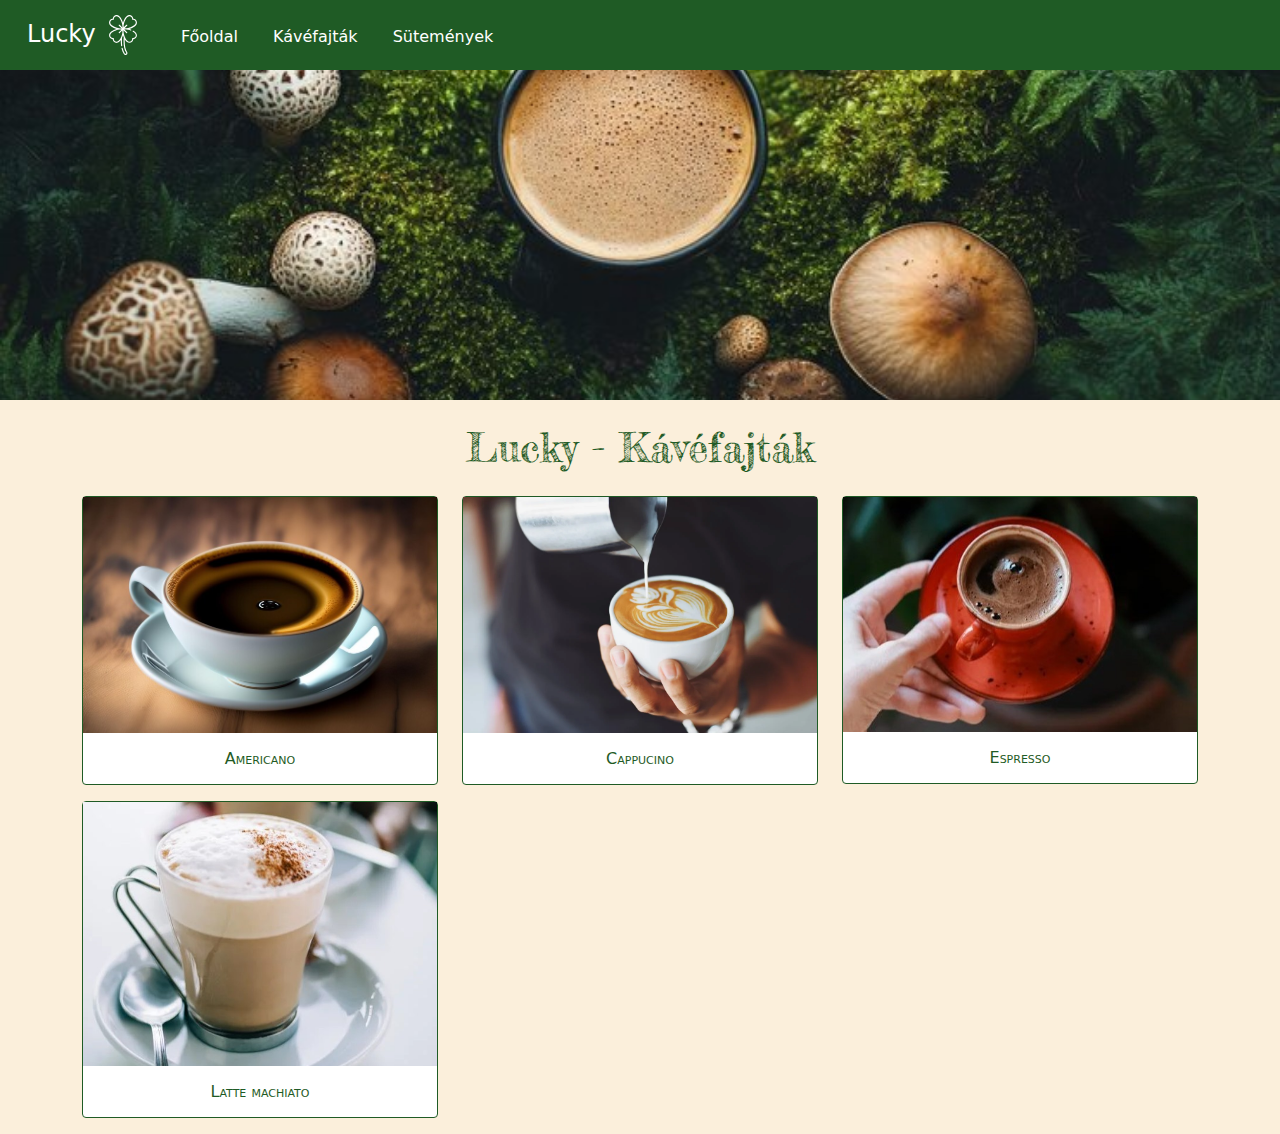
<file: lucky/kavefajtak.html>
<!DOCTYPE html>
<html lang="hu">

<head>
    <meta charset="UTF-8">
    <meta name="viewport" content="width=device-width, initial-scale=1.0">
    <link href="https://cdn.jsdelivr.net/npm/bootstrap@5.3.3/dist/css/bootstrap.min.css" rel="stylesheet" integrity="sha384-QWTKZyjpPEjISv5WaRU9OFeRpok6YctnYmDr5pNlyT2bRjXh0JMhjY6hW+ALEwIH" crossorigin="anonymous">
    <script src="https://cdn.jsdelivr.net/npm/bootstrap@5.3.3/dist/js/bootstrap.bundle.min.js" integrity="sha384-YvpcrYf0tY3lHB60NNkmXc5s9fDVZLESaAA55NDzOxhy9GkcIdslK1eN7N6jIeHz" crossorigin="anonymous"></script>
    <link rel="stylesheet" href="css/lucky.css">
    <title>Kávéfajták</title>
</head>

<body>
    <nav class="container-fluid">
        <div class="row">
            <div class="col-12">
                <a href="index.html">Lucky
                    <img src="./img/icons/clover.svg" alt="">
                </a>
                <a href="index.html">Főoldal</a>
                <a href="kavefajtak.html">Kávéfajták</a>
                <a href="sutemenyek.html">Sütemények</a>
            </div>
        </div>
    </nav>
    <div class="banner"></div>

    <div class="container">
        <div class="row">
            <div class="col-12">
                <h1 class="my-4">Lucky - Kávéfajták</h1>
            </div>
        </div>
        <div class="row">
            <div class="col-lg-4 col-md-6">
                <div class="kave">
                    <img src="img/coffees/americano_k.jpg" alt="" class="img-fluid">
                    <h2>Americano</h2>
                </div>
            </div>
            <div class="col-lg-4 col-md-6">
                <div class="kave" data-bs-toggle="modal" data-bs-target="#cappucinoModal">
                    <img src="img/icons/sunflower.svg" alt="" class="napiajanlat">
                    <img src="img/coffees/cappuccino_k.webp" alt="" class="img-fluid">

                    <h2>Cappucino</h2>
                </div>
            </div>
            <div class="col-lg-4 col-md-6">
                <div class="kave">
                    <img src="img/coffees/espresso_k.jpg" alt="" class="img-fluid">
                    <h2>Espresso</h2>
                </div>
            </div>
            <div class="col-lg-4 col-md-6">
                <div class="kave">
                    <img src="img/coffees/latte_k.jpg" alt="" class="img-fluid">
                    <h2>Latte machiato</h2>
                </div>
            </div>
        </div>
    </div>
  
  <!-- Modal -->
  <div class="modal fade" id="cappucinoModal" tabindex="-1" aria-labelledby="exampleModalLabel" aria-hidden="true">
    <div class="modal-dialog">
      <div class="modal-content">
        <div class="modal-header">
          <h1 class="modal-title fs-5" id="exampleModalLabel">Modal title</h1>
          <button type="button" class="btn-close" data-bs-dismiss="modal" aria-label="Close"></button>
        </div>
        <div class="modal-body">
          A nap ajánlata
        </div>
        <div class="modal-footer">
          <button type="button" class="btn btn-secondary" data-bs-dismiss="modal">Close</button>
          <button type="button" class="btn btn-success">Save changes</button>
        </div>
      </div>
    </div>
  </div>

</body>

</html>
</file>
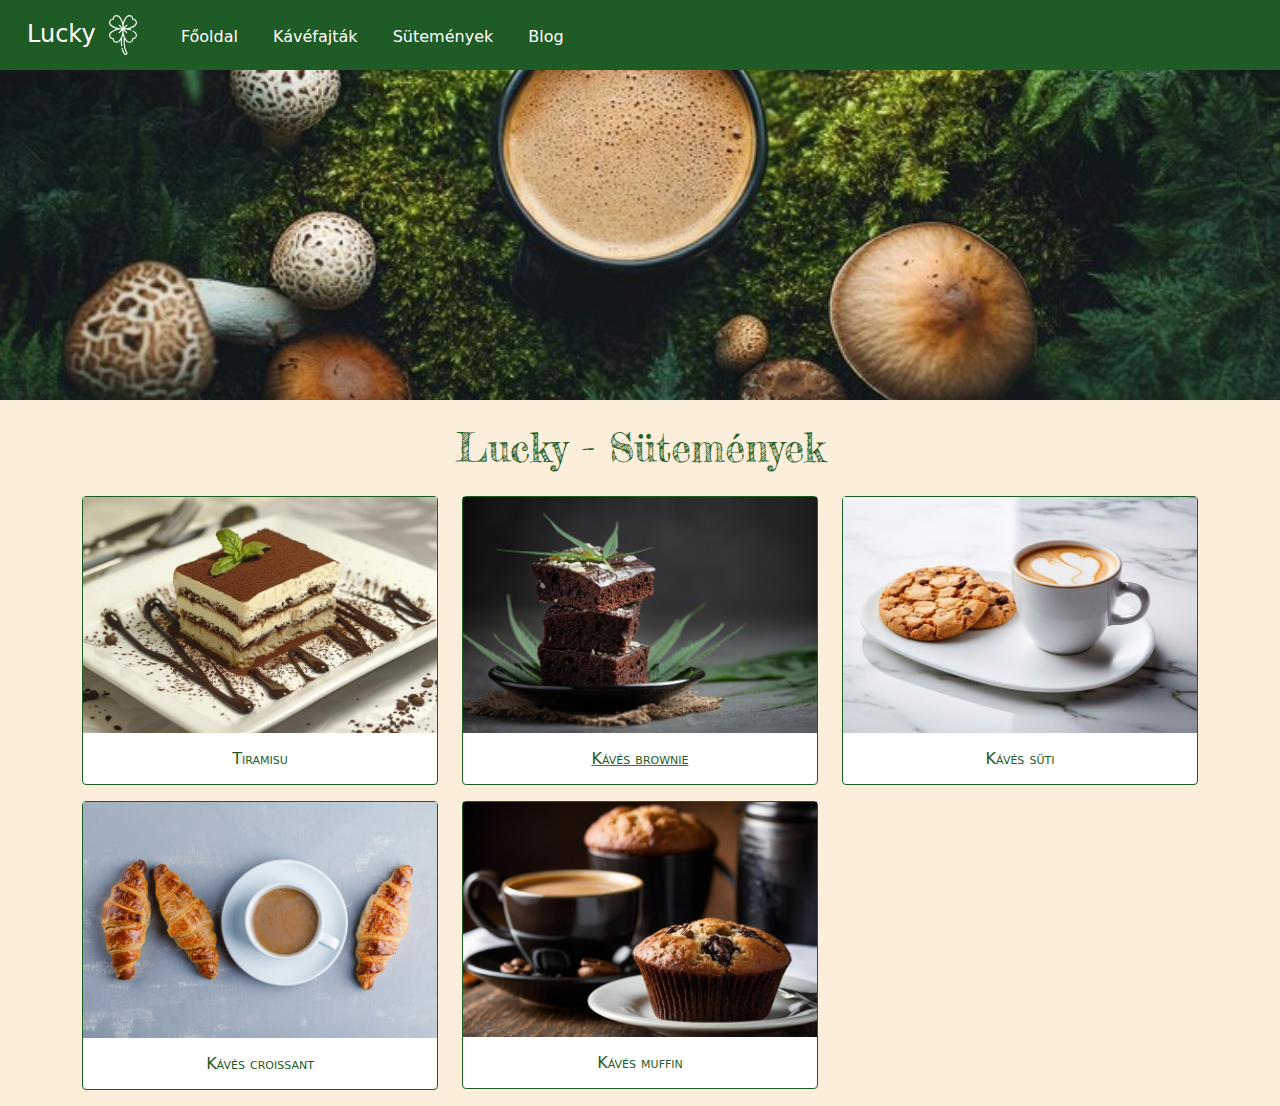
<file: lucky/sutemenyek.html>
<!DOCTYPE html>
<html lang="hu">

<head>
    <meta charset="UTF-8">
    <meta name="viewport" content="width=device-width, initial-scale=1.0">
    <link href="https://cdn.jsdelivr.net/npm/bootstrap@5.3.3/dist/css/bootstrap.min.css" rel="stylesheet"
        integrity="sha384-QWTKZyjpPEjISv5WaRU9OFeRpok6YctnYmDr5pNlyT2bRjXh0JMhjY6hW+ALEwIH" crossorigin="anonymous">
        <script src="https://cdn.jsdelivr.net/npm/bootstrap@5.3.3/dist/js/bootstrap.bundle.min.js" integrity="sha384-YvpcrYf0tY3lHB60NNkmXc5s9fDVZLESaAA55NDzOxhy9GkcIdslK1eN7N6jIeHz" crossorigin="anonymous"></script>
    <link rel="stylesheet" href="css/lucky.css">
    <title>Sütemények</title>
</head>

<body>
    <nav class="container-fluid">
        <div class="row">
            <div class="col-12">
                <a href="index.html">Lucky
                    <img src="./img/icons/clover.svg" alt="">
                </a>
                <a href="index.html">Főoldal</a>
                <a href="kavefajtak.html">Kávéfajták</a>
                <a href="sutemenyek.html">Sütemények</a>
                <a href="blog.html">Blog</a>
            </div>
        </div>
    </nav>
    <div class="banner"></div>

    <div class="container">
        <div class="row">
            <div class="col-12">
                <h1 class="my-4">Lucky - Sütemények</h1>
            </div>
        </div>
        <div class="row">
            <div class="col-lg-4 col-md-6">
                <div class="kave">
                    <img src="./img/cakes/tiramisu_k.jpg" alt="" class="img-fluid">
                    <h2>Tiramisu</h2>
                </div>
            </div>
            <div class="col-lg-4 col-md-6">
                <a href="#" data-bs-toggle="modal" data-bs-target="#brownieModal">
                    <div class="kave">
                        <img src="./img/cakes/kavesbrownie_k.jpg" alt="" class="img-fluid">
                        <h2>Kávés brownie</h2>
                    </div>
                </a>
            </div>
            <div class="col-lg-4 col-md-6">
                <div class="kave">
                    <img src="./img/cakes/kavessuti_k.jpg" alt="" class="img-fluid">
                    <h2>Kávés süti</h2>
                </div>
            </div>
            <div class="col-lg-4 col-md-6">
                <div class="kave">
                    <img src="./img/cakes/kavescroissant_k.jpg" alt="" class="img-fluid">
                    <h2>Kávés croissant</h2>
                </div>
            </div>
            <div class="col-lg-4 col-md-6">
                <div class="kave">
                    <img src="./img/cakes/kavesmuffin_k.jpg" alt="" class="img-fluid">
                    <h2>Kávés muffin</h2>
                </div>
            </div>
        </div>
    </div>

    <!-- Modal -->
    <div class="modal fade" id="brownieModal" tabindex="-1" aria-labelledby="exampleModalLabel" aria-hidden="true">
        <div class="modal-dialog modal-xl">
            <div class="modal-content">
                <div class="modal-header">
                    <h5 class="modal-title fs-5" id="exampleModalLabel">Kávés brownie</h5>
                    <button type="button" class="btn-close" data-bs-dismiss="modal" aria-label="Close"></button>
                </div>
                <div class="modal-body">
                    <div class="container-fluid">
                        <div class="row">
                            <div class="col-sm-4">
                                <img src="img/cakes/kavesbrownie_k.jpg" class="img-fluid" alt="">
                            </div>
                            <div class="col-sm-8">
                                <h2>Kávés brownie</h2>
                                <p>Lorem ipsum dolor sit amet consectetur, adipisicing elit. Nulla perspiciatis cumque reiciendis veniam accusamus dolorum voluptate nostrum suscipit autem, dolor eaque excepturi asperiores rem veritatis aut adipisci quo mollitia fugit?</p>
                            </div>
                        </div>
                    </div>
                </div>
                <div class="modal-footer">
                    <button type="button" class="btn btn-success" data-bs-dismiss="modal">Bezárás</button>
                </div>
            </div>
        </div>
    </div>

</body>

</html>
</file>
<file: lucky/css/lucky.css>
@import url('https://fonts.googleapis.com/css2?family=Fredericka+the+Great&display=swap');
body, .modal-body{
    background-color: #fbefdb;
}
nav{
    background-color: #1f5b25;
    padding: 15px;
    position: fixed;
    z-index: 5;
}

nav a{
    color: #fff;
    margin: 15px;
    text-decoration: none;
}

nav a:hover{
    color: #fff;
    text-decoration: none;
}

nav a:first-child{
    font-size: 1.5em;
}

nav a:first-child img{
    width: 40px;
}

.banner{
    background-image: url(../img/banner.jpg);
    background-position: center center;
    background-size: cover;
    height: 400px;
}

h1{
    font-family: 'Fredericka the Great', cursive;
    color: #1f5b25;
    text-align: center;
}

.kave{
    color: #1f5b25;
    background-color: #fff;
    border: 1px solid #1f5b25;
    border-radius: 4px;
    margin-bottom: 1rem;
}

.kave:hover{
    box-shadow: 0px 0px 5px #1f5b25;
}

.kave h2{
    font-size: 1rem;
    text-align: center;
    margin-top: 1rem;
    margin-bottom: 1rem;
    font-variant: small-caps;
}
h1{
    margin: 20px;
}
.napiajanlat{
    width: 40px;
    position: absolute;
    top: 10px;
    right: 20px;    
}
.modal-content{
    background-color: #eadac0;

}
h5{
    text-align: center;
    font-variant: small-caps;
    font-family: Verdana, Geneva, Tahoma, sans-serif;
}
</file>
